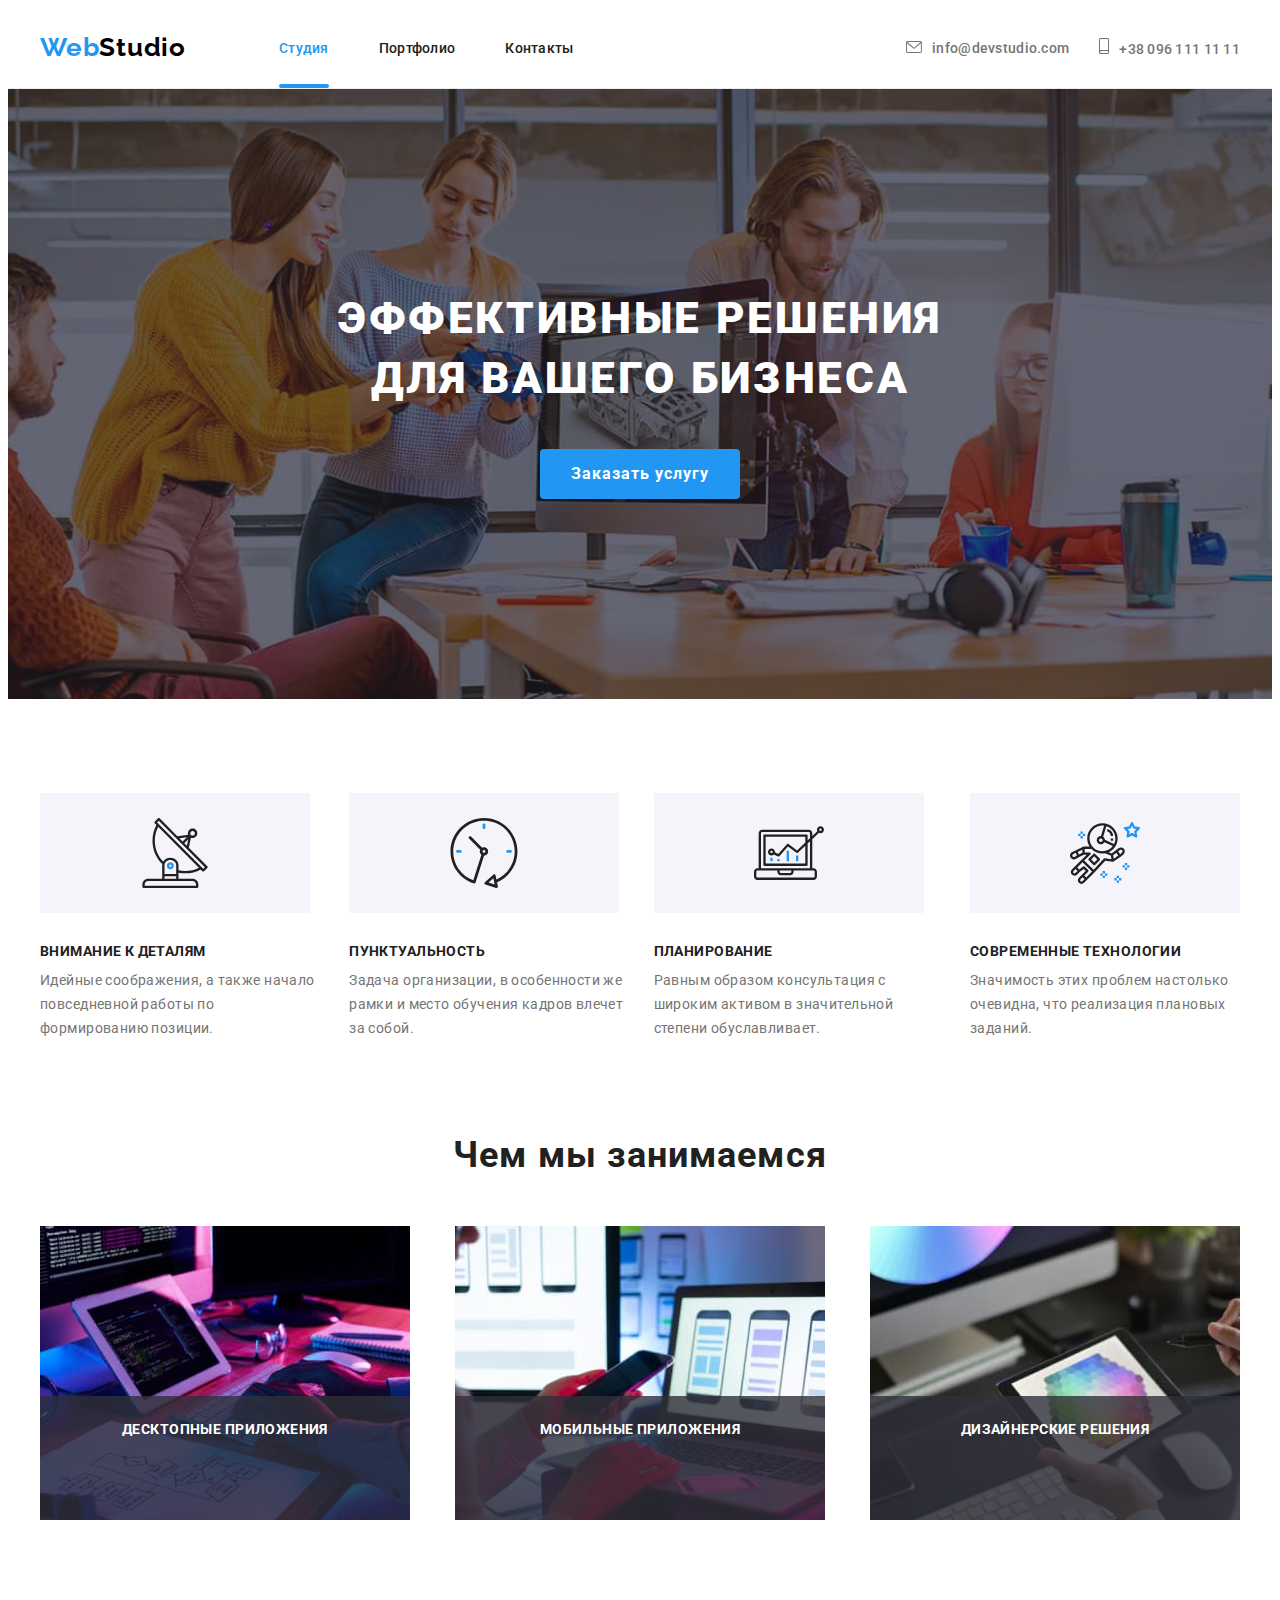
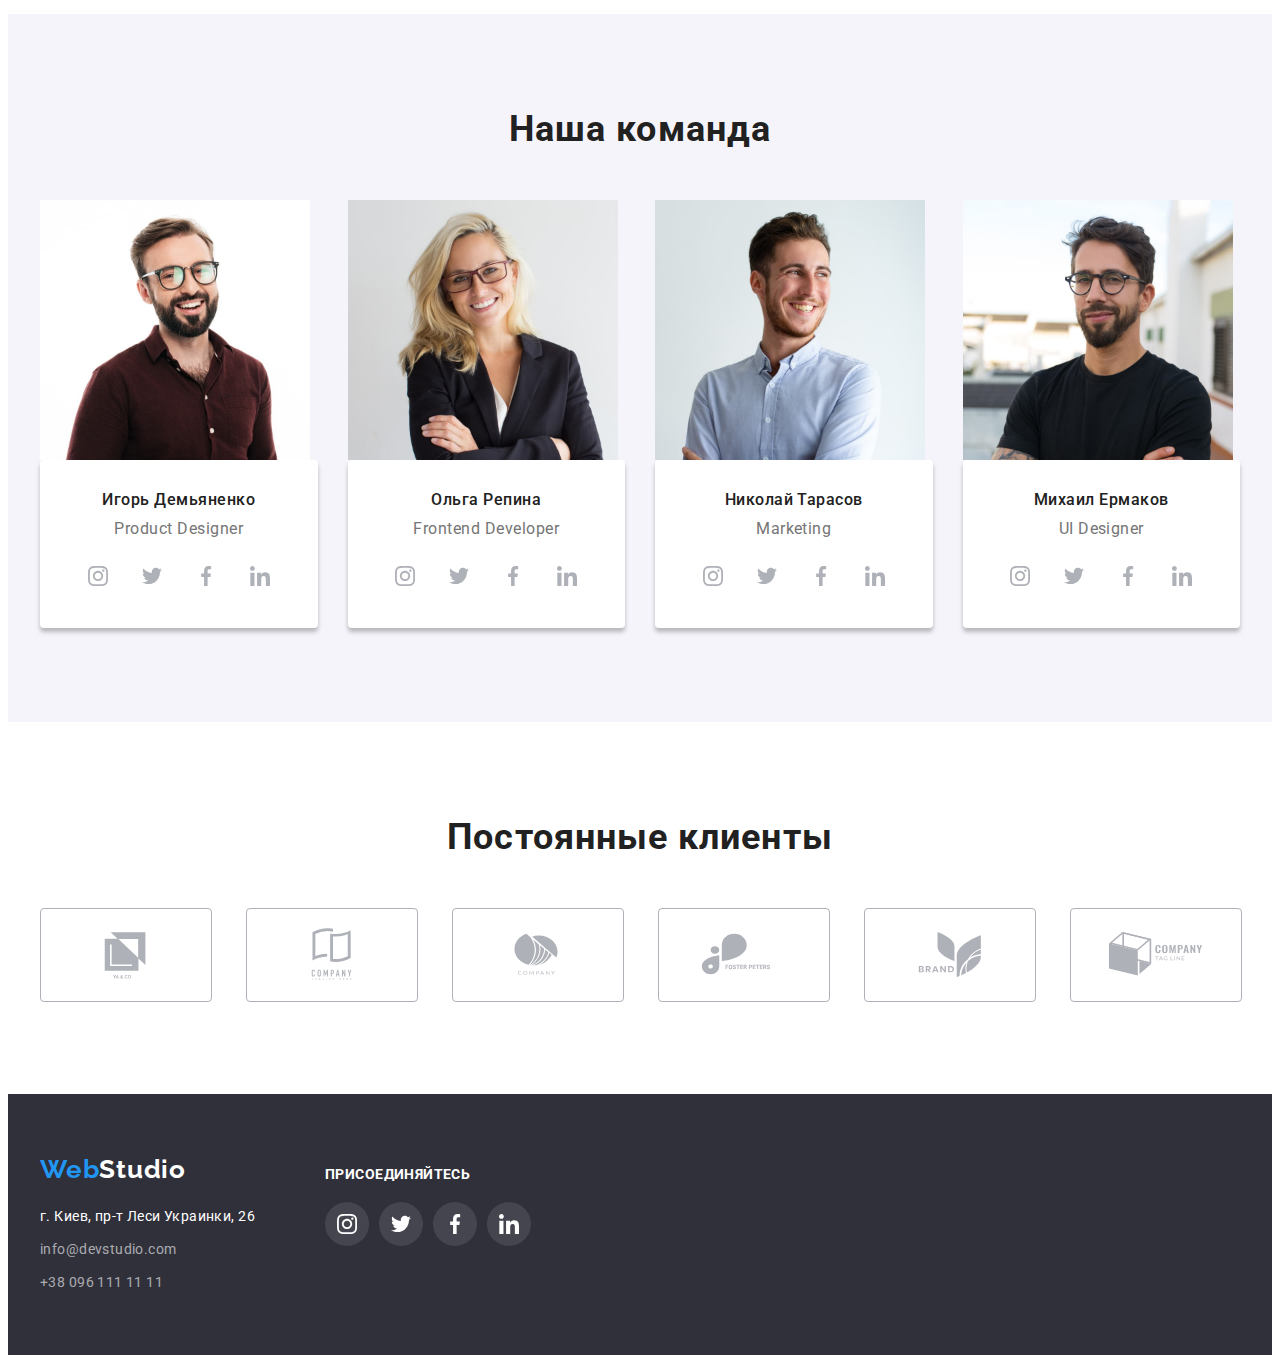
<file: index.html>
<!DOCTYPE html>
<html lang="ru">
<head>
    <meta charset="UTF-8">
    <meta http-equiv="X-UA-Compatible" content="IE=edge">
    <meta name="viewport" content="width=device-width, initial-scale=1.0">
    <title>Студія</title>
    <link href="https://fonts.googleapis.com/css2?family=Raleway:wght@700&family=Roboto:wght@400;500;700;900&display=swap"
        rel="stylesheet">
    <link rel="stylesheet" href="https://cdnjs.cloudflare.com/ajax/libs/modern-normalize/1.1.0/modern-normalize.min.css" integrity="sha512-wpPYUAdjBVSE4KJnH1VR1HeZfpl1ub8YT/NKx4PuQ5NmX2tKuGu6U/JRp5y+Y8XG2tV+wKQpNHVUX03MfMFn9Q==" crossorigin="anonymous" referrerpolicy="no-referrer" />
    <link rel="stylesheet" href="./css/styles.css">
</head>
<body>
    <!--Навігація-->
    <header class="header">
        <div class="container">
        <nav class="nav">
            <a href="./index.html" class="logo">Web<span class="logo-main">Studio</span></a>
            <ul class="nav-list">
                <li class="nav-item"><a href="./index.html" class="nav-link curent">Студия</a></li>
                <li class="nav-item"><a href="./portfolio.html" class="nav-link">Портфолио</a></li>
                <li class="nav-item"><a href="" class="nav-link">Контакты</a></li>
            </ul>
        </nav>
        <ul class="contacts-list">
            <li class="contacts-item mail-item">
                <a href="mailto:info@devstudio.com" class="contacts-link">
                    <svg class="contacts-icon" width="16" height="12">
                <use href="./img/icons.svg#envelope"></use>
            </svg>info@devstudio.com</a></li>
            <li class="contacts-item tel-item"><a href="tel:+380961111111" class="contacts-link"><svg class="contacts-icon" width="10" height="16">
                <use href="./img/icons.svg#smartphone"></use>
            </svg>+38 096 111 11 11</a></li>
        </ul>
        </div>
    </header>
    <main>
        
        <!--Секція Герой-->
        <section class="hero">
            <div class="container">
            <h1 class="hero-title">Эффективные решения <br />для вашего бизнеса</h1>
            <button type="button" class="hero-btn" data-modal-open>Заказать услугу</button>
            </div>
        </section>
       
        <!--Секція Переваги-->
        <section class="benefits">
            <div class="container">
            <h2 class="visually-hidden">Преимущества</h2>
            <ul class="benefits-list">
                <li class="benefits-item">
                    <a href="" class="benefits-link">
                        <svg class="benefits-icon" width="70" height="70">
                        <use href="./img/icons.svg#antenna"></use>
                    </svg></a>
                    <h3 class="benefit-title">Внимание к деталям</h3>
                    <p class="benefit-text">Идейные соображения, а также начало повседневной работы по формированию позиции.</p>
                </li>
                <li class="benefits-item">
                    <a href="" class="benefits-link">
                        <svg class="benefits-icon" width="70" height="70">
                        <use href="./img/icons.svg#clock"></use>
                    </svg></a>
                    <h3 class="benefit-title">Пунктуальность</h3>
                    <p class="benefit-text">Задача организации, в особенности же рамки и место обучения кадров влечет за собой.</p>
                </li>
                <li class="benefits-item">
                    <a href="" class="benefits-link">
                        <svg class="benefits-icon" width="70" height="70">
                        <use href="./img/icons.svg#diagram"></use>
                    </svg></a>
                    <h3 class="benefit-title">Планирование</h3>
                    <p class="benefit-text">Равным образом консультация с широким активом в значительной степени обуславливает.</p>
                </li>
                <li class="benefits-item">
                    <a href="" class="benefits-link">
                        <svg class="benefits-icon" width="70" height="70">
                        <use href="./img/icons.svg#astronaut"></use>
                    </svg></a>
                    <h3 class="benefit-title">Современные технологии</h3>
                    <p class="benefit-text">Значимость этих проблем настолько очевидна, что реализация плановых заданий.</p>
                </li>
            </ul>
            </div>
        </section>
        
        <!--Секція Про нас-->
        <section class="about">
            <div class="container">
            <h2 class="about-title">Чем мы занимаемся</h2>
            <ul class="about-list">
                <li class="about-item"><img src="./img/img-s3-p1.jpg" alt="Верстка сайта" width="370">
                <h3 class="about-text">
                    Десктопные приложения
                </h3></li>
                <li class="about-item"><img src="./img/img-s3-p2.jpg" alt="Интерфейс на мобильном телефоне" width="370">
                <h3 class="about-text">
                    Мобильные приложения
                </h3></li>
                <li class="about-item"><img src="./img/img-s3-p3.jpg" alt="Работа на планшете" width="370">
                <h3 class="about-text">
                    Дизайнерские решения
                </h3></li>
            </ul>
            </div>
        </section>
        
        <!--Секція Команда-->
        <section class="team">
            <div class="container">
            <h2 class="team-title">Наша команда</h2>
            <ul class="team-cards">
                <li class="team-card">
                    <img src="./img/img-s4-p1-team.jpg" alt="Мужчина" width="270">
                    <div class="card-wrap">
                    <h3 class="card-title">Игорь Демьяненко</h3>
                    <p class="card-text">Product Designer</p>
                    <ul class="card-soc-list">
                        <li class="card-soc-item">
                            <a href="" class="card-soc-link">
                                <svg class="card-soc-icon" width="20" height="20">
                                    <use href="./img/icons.svg#instagram"></use>
                                </svg>
                            </a></li>
                        <li class="card-soc-item">
                            <a href="" class="card-soc-link">
                                <svg class="card-soc-icon" width="20" height="20">
                                <use href="./img/icons.svg#twitter"></use>
                            </svg></a></li>
                        <li class="card-soc-item">
                            <a href="" class="card-soc-link">
                                <svg class="card-soc-icon" width="20" height="20">
                                <use href="./img/icons.svg#facebook"></use>
                            </svg></a></li>
                        <li class="card-soc-item">
                            <a href="" class="card-soc-link"><svg class="card-soc-icon" width="20" height="20">
                                <use href="./img/icons.svg#linkedin"></use>
                            </svg></a></li>
                    </ul>
                    </div>                   
                </li>
                <li class="team-card">
                    <img src="./img/img-s4-p2-team.jpg" alt="Девушка" width="270">
                    <div class="card-wrap">
                    <h3 class="card-title">Ольга Репина</h3>
                    <p class="card-text">Frontend Developer</p>
                    <ul class="card-soc-list">
                        <li class="card-soc-item">
                            <a href="" class="card-soc-link">
                                <svg class="card-soc-icon" width="20" height="20">
                                    <use href="./img/icons.svg#instagram"></use>
                                </svg>
                            </a></li>
                        <li class="card-soc-item">
                            <a href="" class="card-soc-link">
                                <svg class="card-soc-icon" width="20" height="20">
                                <use href="./img/icons.svg#twitter"></use>
                            </svg></a></li>
                        <li class="card-soc-item">
                            <a href="" class="card-soc-link">
                                <svg class="card-soc-icon" width="20" height="20">
                                <use href="./img/icons.svg#facebook"></use>
                            </svg></a></li>
                        <li class="card-soc-item">
                            <a href="" class="card-soc-link"><svg class="card-soc-icon" width="20" height="20">
                                <use href="./img/icons.svg#linkedin"></use>
                            </svg></a></li>
                    </ul>                    
                    </div>
                </li>
                <li class="team-card">
                    <img src="./img/img-s4-p3-team.jpg" alt="Мужчина" width="270">
                    <div class="card-wrap">
                    <h3 class="card-title">Николай Тарасов</h3>
                    <p class="card-text">Marketing</p>
                    <ul class="card-soc-list">
                        <li class="card-soc-item">
                            <a href="" class="card-soc-link">
                                <svg class="card-soc-icon" width="20" height="20">
                                    <use href="./img/icons.svg#instagram"></use>
                                </svg>
                            </a></li>
                        <li class="card-soc-item">
                            <a href="" class="card-soc-link">
                                <svg class="card-soc-icon" width="20" height="20">
                                <use href="./img/icons.svg#twitter"></use>
                            </svg></a></li>
                        <li class="card-soc-item">
                            <a href="" class="card-soc-link">
                                <svg class="card-soc-icon" width="20" height="20">
                                <use href="./img/icons.svg#facebook"></use>
                            </svg></a></li>
                        <li class="card-soc-item">
                            <a href="" class="card-soc-link"><svg class="card-soc-icon" width="20" height="20">
                                <use href="./img/icons.svg#linkedin"></use>
                            </svg></a></li>
                    </ul>                    
                    </div>
                </li>
                <li class="team-card">
                    <img src="./img/img-s4-p4-team.jpg" alt="Мужчина" width="270">
                    <div class="card-wrap">
                    <h3 class="card-title">Михаил Ермаков</h3>
                    <p class="card-text">UI Designer</p>
                    <ul class="card-soc-list">
                        <li class="card-soc-item">
                            <a href="" class="card-soc-link">
                                <svg class="card-soc-icon" width="20" height="20">
                                    <use href="./img/icons.svg#instagram"></use>
                                </svg>
                            </a></li>
                        <li class="card-soc-item">
                            <a href="" class="card-soc-link">
                                <svg class="card-soc-icon" width="20" height="20">
                                <use href="./img/icons.svg#twitter"></use>
                            </svg></a></li>
                        <li class="card-soc-item">
                            <a href="" class="card-soc-link">
                                <svg class="card-soc-icon" width="20" height="20">
                                <use href="./img/icons.svg#facebook"></use>
                            </svg></a></li>
                        <li class="card-soc-item">
                            <a href="" class="card-soc-link"><svg class="card-soc-icon" width="20" height="20">
                                <use href="./img/icons.svg#linkedin"></use>
                            </svg></a></li>
                    </ul>                    
                    </div>
                </li>
            </ul>
            </div>
        </section>
        
        <!--Постійні клієнти-->

        <section class="customers">
            <div class="container">
            <h2 class="customers-title">Постоянные клиенты</h2>
            <ul class="customers-list">
                <li class="customers-item">
                    <a href="" class="customers-link">
                        <svg class="customers-icon" width="106" height="60">
                            <use href="./img/icons.svg#logo1"></use>
                        </svg>
                    </a>
                </li>
                <li class="customers-item">
                    <a href="" class="customers-link">
                        <svg class="customers-icon" width="106" height="60">
                            <use href="./img/icons.svg#logo2"></use>
                        </svg>
                    </a>
                </li>
                <li class="customers-item">
                    <a href="" class="customers-link">
                        <svg class="customers-icon" width="106" height="60">
                            <use href="./img/icons.svg#logo3"></use>
                        </svg>
                    </a>
                </li>
                <li class="customers-item">
                    <a href="" class="customers-link">
                        <svg class="customers-icon" width="106" height="60">
                            <use href="./img/icons.svg#logo4"></use>
                        </svg>
                    </a>
                </li>
                <li class="customers-item">
                    <a href="" class="customers-link">
                        <svg class="customers-icon" width="106" height="60">
                            <use href="./img/icons.svg#logo5"></use>
                        </svg>
                    </a>
                </li>
                <li class="customers-item">
                    <a href="" class="customers-link">
                        <svg class="customers-icon" width="106" height="60">
                            <use href="./img/icons.svg#logo6"></use>
                        </svg>
                    </a>
                </li>
            </ul></div>
        </section>

    </main>
    
    <!--Футер-->
    <footer class="footer">
        <div class="container">
        <section class="footer-address">
            <h2 class="visually-hidden">Адрес</h2>
        <a href="./index.html" class="logo">Web<span class="logo-second">Studio</span></a>
        <address class="footer-address">
            <ul class="address-list">
                <li class="address-item postal"><a href="https://goo.gl/maps/8ZpBzjyv7Pv73uMt7" class="footer-link postal">г. Киев, пр-т Леси Украинки, 26</a></li>
                <li class="address-item"><a href="mailto:info@devstudio.com" class="footer-link">info@devstudio.com</a></li>
                <li class="address-item"><a href="tel:+380961111111" class="footer-link">+38 096 111 11 11</a></li>
            </ul>
        </address>    
        </section>        
        <section class="join">
            <h2 class="join-title">Присоединяйтесь</h2>
            <ul class="join-list">
                <li class="join-item">
                    <a href="" class="join-link">
                        <svg class="join-icon" width="20" height="20">
                            <use href="./img/icons.svg#instagram"></use>
                        </svg>
                    </a></li>
                <li class="join-item">
                    <a href="" class="join-link">
                        <svg class="join-icon" width="20" height="20">
                        <use href="./img/icons.svg#twitter"></use>
                    </svg></a></li>
                <li class="join-item">
                    <a href="" class="join-link">
                        <svg class="join-icon" width="20" height="20">
                        <use href="./img/icons.svg#facebook"></use>
                    </svg></a></li>
                <li class="join-item">
                    <a href="" class="join-link"><svg class="join-icon" width="20" height="20">
                        <use href="./img/icons.svg#linkedin"></use>
                    </svg></a></li>
            </ul>
        </section>
        </div>
    </footer>
    <div class="backdrop is-hidden" data-modal>
        <div class="modal">
            <button type="button" class="modal-close-btn" data-modal-close>
                <svg width="18" height="18">
                    <use href="./img/icons.svg#close-black-18dp"></use>
                </svg>
            </button>
        </div>
    </div>
    <script src="./js/modal.js"></script>
</body>
</html>
</file>
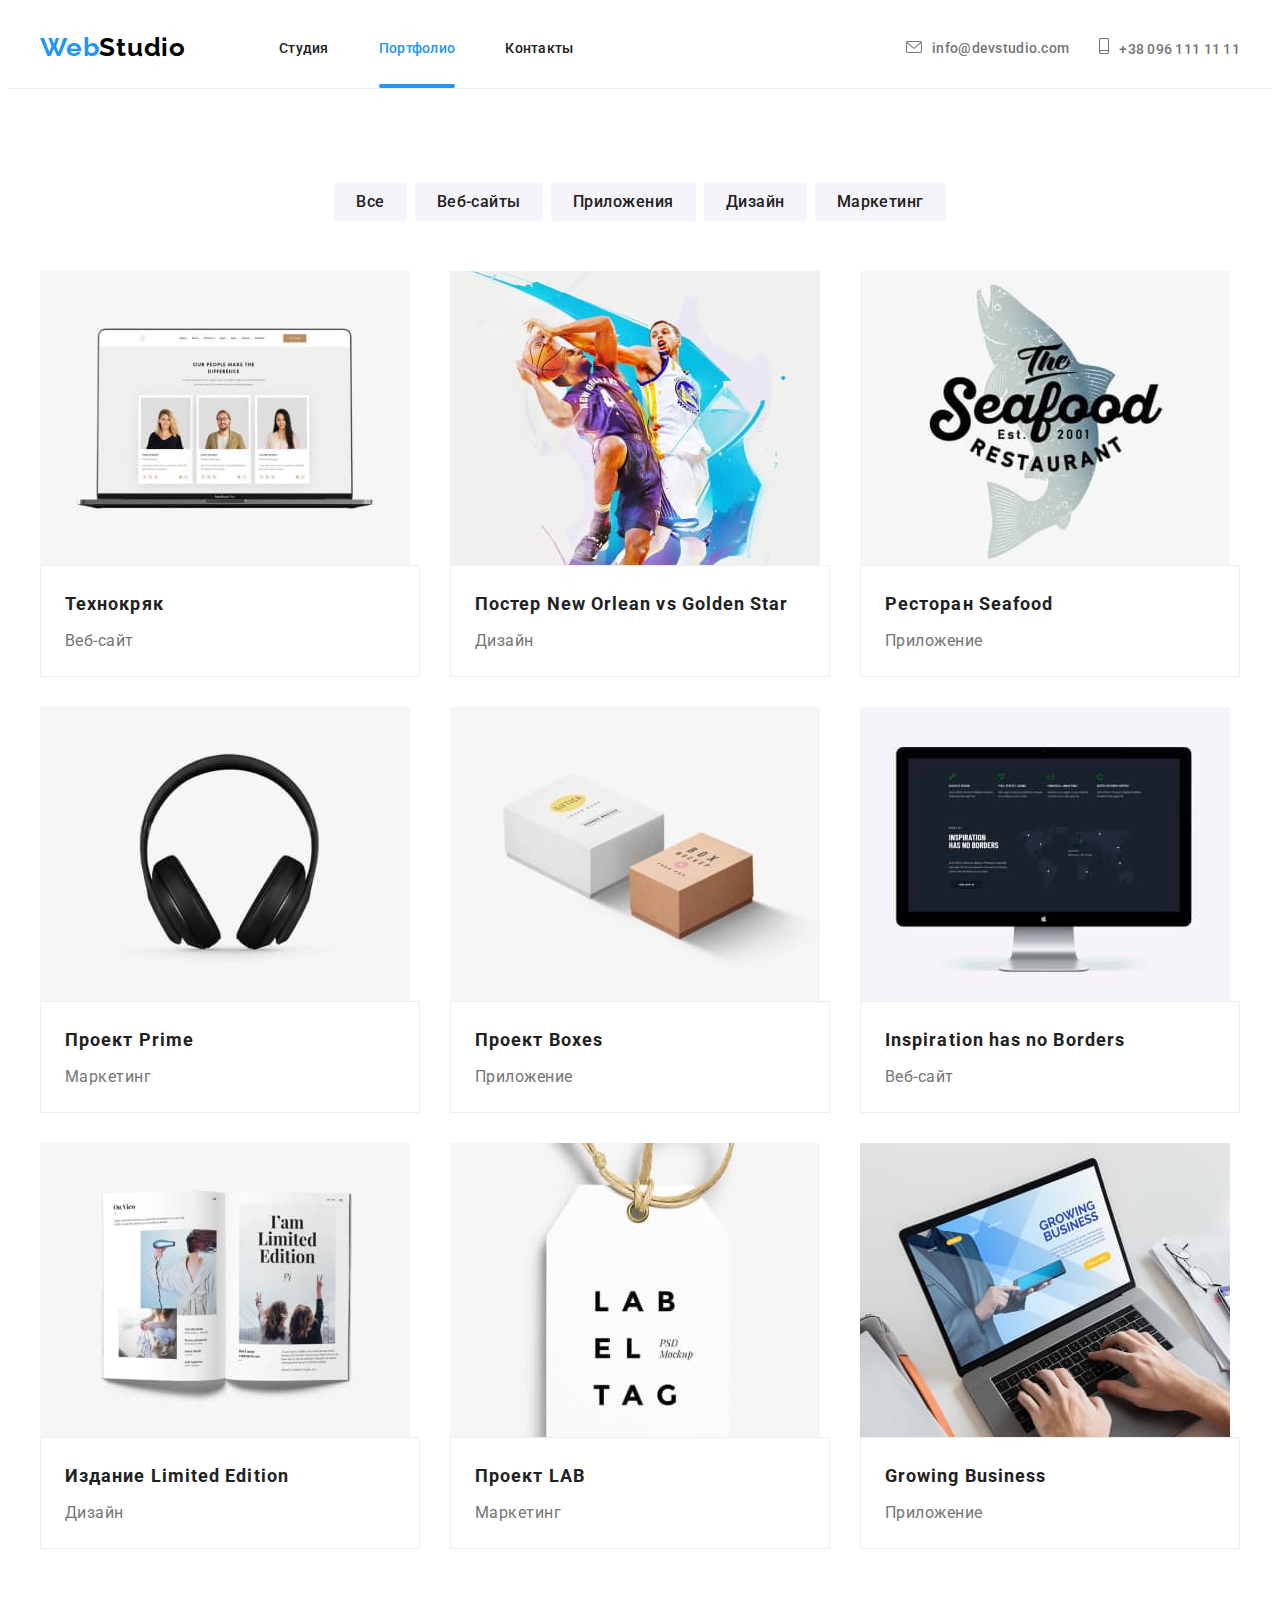
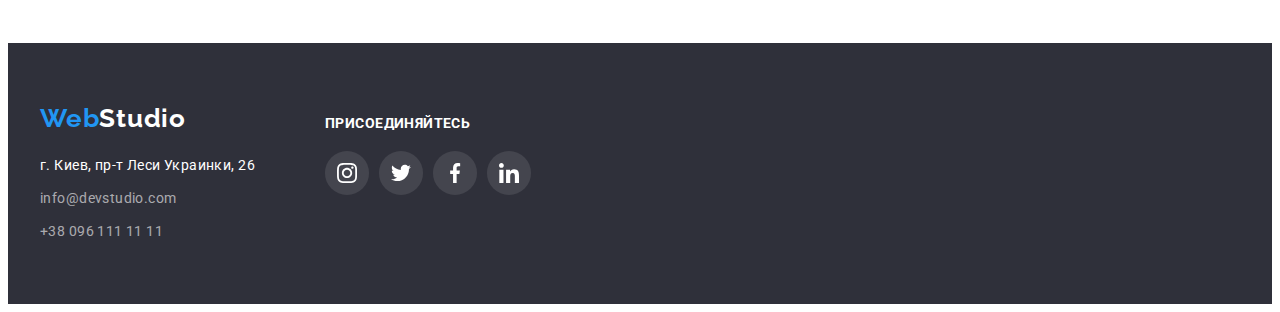
<file: portfolio.html>
<!DOCTYPE html>
<html lang="en">

<head>
    <meta charset="UTF-8">
    <meta http-equiv="X-UA-Compatible" content="IE=edge">
    <meta name="viewport" content="width=device-width, initial-scale=1.0">
    <title>Портфоліо</title>
    <link href="https://fonts.googleapis.com/css2?family=Raleway:wght@700&family=Roboto:wght@400;500;700;900&display=swap"
        rel="stylesheet">
    <link rel="stylesheet" href="https://cdnjs.cloudflare.com/ajax/libs/modern-normalize/1.1.0/modern-normalize.min.css" integrity="sha512-wpPYUAdjBVSE4KJnH1VR1HeZfpl1ub8YT/NKx4PuQ5NmX2tKuGu6U/JRp5y+Y8XG2tV+wKQpNHVUX03MfMFn9Q==" crossorigin="anonymous" referrerpolicy="no-referrer" />
    <link rel="stylesheet" href="./css/styles.css">
</head>

<body>
    <!--Навігація-->
    <header class="header">
        <div class="container">
        <nav class="nav">
            <a href="./index.html" class="logo">Web<span class="logo-main">Studio</span></a>
            <ul class="nav-list">
                <li class="nav-item"><a href="./index.html" class="nav-link">Студия</a></li>
                <li class="nav-item"><a href="./portfolio.html" class="nav-link curent">Портфолио</a></li>
                <li class="nav-item"><a href="" class="nav-link">Контакты</a></li>
            </ul>
        </nav>
        <ul class="contacts-list">
            <li class="contacts-item mail-item">
                <a href="mailto:info@devstudio.com" class="contacts-link">
                    <svg class="contacts-icon" width="16" height="12">
                <use href="./img/icons.svg#envelope"></use>
            </svg>info@devstudio.com</a></li>
            <li class="contacts-item tel-item"><a href="tel:+380961111111" class="contacts-link"><svg class="contacts-icon" width="10" height="16">
                <use href="./img/icons.svg#smartphone"></use>
            </svg>+38 096 111 11 11</a></li>
        </ul>
    </div>
    </header>
    <main>
            <!-- Проекти портфоліо -->
        <section class="portfolio">
            <div class="container">
            <h1 class="visually-hidden">Портфоліо</h1>
            <ul class="portfolio-filter">
                <li class="filter-item"><button type="button" class="filter-btn">Все</button></li>
                <li class="filter-item"><button type="button" class="filter-btn">Веб-сайты</button></li>
                <li class="filter-item"><button type="button" class="filter-btn">Приложения</button></li>
                <li class="filter-item"><button type="button" class="filter-btn">Дизайн</button></li>                
                <li class="filter-item"><button type="button" class="filter-btn">Маркетинг</button></li>                
            </ul>
            <ul class="portfolio-projects">
                <li class="projects-item">
                    <a href="" class="project-link">
                        <div class="projects-top-wrap">
                        <img src="./img/portfolio-img-1.jpg" alt="Экран ноутбука" width="370">
                        <p class="projects-top-text">
                            Ресурс предлагает комплексные предложения с разным уровнем функционала и сервисов. Все это позволит посетителю получить исчерпывающие сведения о компании или частном лице.
                        </p>
                        </div>
                        <div class="projects-item-wrap">
                        <h2 class="project-title">Технокряк</h2>
                        <p class="project-text">Веб-сайт</p>
                        </div>
                    </a>
                </li>
                <li class="projects-item">
                    <a href="" class="project-link">
                        <div class="projects-top-wrap">
                        <img src="./img/portfolio-img-2.jpg" alt="Баскетболисты" width="370">
                        <p class="projects-top-text">
                            Ресурс предлагает комплексные предложения с разным уровнем функционала и сервисов. Все это позволит посетителю получить исчерпывающие сведения о компании или частном лице.
                        </p></div>
                        <div class="projects-item-wrap">
                        <h2 class="project-title">Постер New Orlean vs Golden Star</h2>
                        <p class="project-text">Дизайн</p>
                        </div>
                    </a>
                </li>
                <li class="projects-item">
                    <a href="" class="project-link">
                        <div class="projects-top-wrap">
                        <img src="./img/portfolio-img-3.jpg" alt="Логотип ресторана" width="370">
                        <p class="projects-top-text">
                            Ресурс предлагает комплексные предложения с разным уровнем функционала и сервисов. Все это позволит посетителю получить исчерпывающие сведения о компании или частном лице.
                        </p></div>
                        <div class="projects-item-wrap">
                        <h2 class="project-title">Ресторан Seafood</h2>
                        <p class="project-text">Приложение</p>
                        </div>
                    </a>
                </li>
                <li class="projects-item">
                    <a href="" class="project-link">
                        <div class="projects-top-wrap">
                        <img src="./img/portfolio-img-4.jpg" alt="Наушники" width="370">
                        <p class="projects-top-text">
                            Ресурс предлагает комплексные предложения с разным уровнем функционала и сервисов. Все это позволит посетителю получить исчерпывающие сведения о компании или частном лице.
                        </p></div>
                        <div class="projects-item-wrap">
                        <h2 class="project-title">Проект Prime</h2>
                        <p class="project-text">Маркетинг</p>
                        </div>
                    </a>
                </li>
                <li class="projects-item">
                    <a href="" class="project-link">
                        <div class="projects-top-wrap">
                        <img src="./img/portfolio-img-5.jpg" alt="Коробки" width="370">
                        <p class="projects-top-text">
                            Ресурс предлагает комплексные предложения с разным уровнем функционала и сервисов. Все это позволит посетителю получить исчерпывающие сведения о компании или частном лице.
                        </p></div>
                        <div class="projects-item-wrap">
                        <h2 class="project-title">Проект Boxes</h2>
                        <p class="project-text">Приложение</p>
                        </div>
                    </a>
                </li>
                <li class="projects-item">
                    <a href="" class="project-link">
                        <div class="projects-top-wrap">
                        <img src="./img/portfolio-img-6.jpg" alt="Монитор" width="370">
                        <p class="projects-top-text">
                            Ресурс предлагает комплексные предложения с разным уровнем функционала и сервисов. Все это позволит посетителю получить исчерпывающие сведения о компании или частном лице.
                        </p></div>
                        <div class="projects-item-wrap">
                        <h2 class="project-title">Inspiration has no Borders</h2>
                        <p class="project-text">Веб-сайт</p>
                        </div>
                    </a>
                </li>
                <li class="projects-item">
                    <a href="" class="project-link">
                        <div class="projects-top-wrap">
                        <img src="./img/portfolio-img-7.jpg" alt="Книга" width="370">
                        <p class="projects-top-text">
                            Ресурс предлагает комплексные предложения с разным уровнем функционала и сервисов. Все это позволит посетителю получить исчерпывающие сведения о компании или частном лице.
                        </p></div>
                        <div class="projects-item-wrap">
                        <h2 class="project-title">Издание Limited Edition</h2>
                        <p class="project-text">Дизайн</p>
                        </div>
                    </a>
                </li>
                <li class="projects-item">
                    <a href="" class="project-link">
                        <div class="projects-top-wrap">
                        <img src="./img/portfolio-img-8.jpg" alt="Бирка" width="370">
                        <p class="projects-top-text">
                            Ресурс предлагает комплексные предложения с разным уровнем функционала и сервисов. Все это позволит посетителю получить исчерпывающие сведения о компании или частном лице.
                        </p></div>
                        <div class="projects-item-wrap">
                        <h2 class="project-title">Проект LAB</h2>
                        <p class="project-text">Маркетинг</p>
                        </div>
                    </a>
                </li>
                <li class="projects-item">
                    <a href="" class="project-link">
                        <div class="projects-top-wrap">
                        <img src="./img/portfolio-img-9.jpg" alt="Работа за ноубуком" width="370">
                        <p class="projects-top-text">
                            Ресурс предлагает комплексные предложения с разным уровнем функционала и сервисов. Все это позволит посетителю получить исчерпывающие сведения о компании или частном лице.
                        </p></div>
                        <div class="projects-item-wrap">
                        <h2 class="project-title">Growing Business</h2>
                        <p class="project-text">Приложение</p>
                        </div>
                    </a>
                </li>
            </ul>
        </div>  
        </section>
        </main>   
        
    <!--Футер-->
    <footer class="footer">
        <div class="container">
        <section class="footer-address">
            <h2 class="visually-hidden">Адрес</h2>
        <a href="./index.html" class="logo">Web<span class="logo-second">Studio</span></a>
        <address class="footer-address">
            <ul class="address-list">
                <li class="address-item postal"><a href="https://goo.gl/maps/8ZpBzjyv7Pv73uMt7" class="footer-link postal">г. Киев, пр-т Леси Украинки, 26</a></li>
                <li class="address-item"><a href="mailto:info@devstudio.com" class="footer-link">info@devstudio.com</a></li>
                <li class="address-item"><a href="tel:+380961111111" class="footer-link">+38 096 111 11 11</a></li>
            </ul>
        </address>    
        </section>        
        <section class="join">
            <h2 class="join-title">присоединяйтесь</h2>
            <ul class="join-list">
                <li class="join-item">
                    <a href="" class="join-link">
                        <svg class="join-icon" width="20" height="20">
                            <use href="./img/icons.svg#instagram"></use>
                        </svg>
                    </a></li>
                <li class="join-item">
                    <a href="" class="join-link">
                        <svg class="join-icon" width="20" height="20">
                        <use href="./img/icons.svg#twitter"></use>
                    </svg></a></li>
                <li class="join-item">
                    <a href="" class="join-link">
                        <svg class="join-icon" width="20" height="20">
                        <use href="./img/icons.svg#facebook"></use>
                    </svg></a></li>
                <li class="join-item">
                    <a href="" class="join-link"><svg class="join-icon" width="20" height="20">
                        <use href="./img/icons.svg#linkedin"></use>
                    </svg></a></li>
            </ul>
        </section>
        </div>
    </footer>
</body>
</html>
</file>
<file: css/styles.css>
:root {
    --title-color: #212121;    
    --accent-color: #2196F3;
    --button-bg-color: #F5F4FA;   
    --main-button-color:#212121;
    --second-button-color:#ffffff;
    --typical-margin: 10px;
}
p,
h1,
h2,
h3,
h4,
h5,
h6 {
  margin: 0;
}

ul {
  margin: 0;
  padding-left: 0;
}

img {
  display: block;
}
body {
    font-family: Roboto, sans-serif;
    color: #757575;
    background-color: #fff;
}
.container {
    width: 1200px;
    margin: 0 auto;
    padding-left: 15px;
    padding-right: 15px;
    /* outline: 1px solid red; */
  }
.visually-hidden {
    position: absolute;
    white-space: nowrap;
    width: 1px;
    height: 1px;
    overflow: hidden;
    border: 0;
    padding: 0;
    clip: rect(0 0 0 0);
    clip-path: inset(50%);
    margin: -1px;
}

/* ---------НАВІГАЦІЯ-------- */
.header {
    background-color: #ffffff;
    padding-top: 24px;
    padding-bottom: 25px;
    border-bottom: 1px solid #ECECEC;
}

.header .container {
  display: flex;
  align-items: center;  
}

.logo {
    font-family: 'Raleway', sans-serif;
    text-decoration: none;
    font-weight: 700;
    font-size: 26px;
    line-height: calc(31 / 26);
    letter-spacing: 0.03em;
    color: #2196F3;
    margin-right: 93px;
}
.logo-main {
    color: #000;
}
.logo-second {
    color: #FFFFFF;
}
.nav {
    display: flex;align-items: center;
}
.nav-list {
    list-style: none;
    display: flex;
    align-items: center;
}
.nav-item:not(:last-child) {
    margin-right: 50px;
  }
.nav-link {
    position: relative;
    text-decoration: none;    
    font-weight: 500;
    font-size: 14px;
    line-height: calc(16 / 14);
    letter-spacing: 0.02em;
    color: #212121;
    transition-duration: 250ms;
    transition-timing-function: cubic-bezier(0.4, 0, 0.2, 1);
}
.nav-link:hover,
.nav-link:focus {
    color: var(--accent-color);
}
.nav-link.curent {
    color: var(--accent-color);
}

.nav-link.curent::after {
    content: "";
    position: absolute;
    width: 100%;
    height: 4px;
    background-color: var(--accent-color);
    border-radius: 2px;
    left: 0;
    bottom: -32px;
}

.contacts-list {
    list-style: none;
    display: flex;
    align-items: center;
    margin-left: auto;
}
.tel-item {
    margin-left: 30px;
}   
.contacts-link {
    text-decoration: none;
    font-weight: 500;
    font-size: 14px;
    line-height: calc(16 / 14);
    letter-spacing: 0.02em;
    color: #757575;
    display: flex;
    align-items: baseline;
    justify-content: center;
    transition-duration: 250ms;
    transition-timing-function: cubic-bezier(0.4, 0, 0.2, 1);
}
.contacts-icon {
    margin-right: var(--typical-margin);
    fill: currentColor;
    
}

.contacts-link:hover,
.contacts-link:focus {
    color: var(--accent-color);
}

 /* ----------ГЕРОЙ-------- */

.hero {
    text-align: center;
    background-color: #2F303A;
    background-image: linear-gradient(
        rgba(47, 48, 58, 0.4),
        rgba(47, 48, 58, 0.4)), 
        url(../img/hero-bg.jpg);
    background-repeat: no-repeat;
    background-position: center;
    background-size: cover;
    max-width: 1600px;
    margin: 0 auto;
    padding-top: 200px;
    padding-bottom: 200px;
}

.hero-title {    
    font-weight: 900;
    font-size: 44px;
    line-height: 1.36;
    letter-spacing: 0.06em;
    text-transform: uppercase;
    color: #FFFFFF;
    margin-bottom: 40px;
}

.hero-btn {   
    min-width: 200px;
    height: 50px;
    border: none;
    border-radius: 4px;
    font-family: inherit;
    font-weight: 700;
    font-size: 16px;
    line-height: 1.88;    
    letter-spacing: 0.06em;
    color: #FFFFFF;
    background-color: #2196F3;
    cursor: pointer;
    transition-duration: 250ms;
    transition-timing-function: cubic-bezier(0.4, 0, 0.2, 1);
    }
.hero-btn:hover,
.hero-btn:focus {
    background-color: #FFFFFF;
    color: #2196F3;
}

/* ---------ПЕРЕВАГИ-------- */
.benefits {
    padding-top: 94px;        
}

.benefits-list {
    display: flex;
    justify-content: space-between;
    list-style: none;
}
.benefits-item:not(:last-child) {
    margin-right: 30px;
}

.benefits-link {
    width: 270px;
    height: 120px;
    display: flex;
    align-items: center;
    justify-content: center;
    background-color: #F5F4FA;
    margin-bottom: 30px;
    cursor:auto;
}

.benefit-title {    
    font-size: 14px;
    line-height: calc(16 / 14);
    letter-spacing: 0.03em;
    text-transform: uppercase;
    color: var(--title-color);
    margin-bottom: var(--typical-margin);
}
.benefit-text {    
    font-size: 14px;
    line-height: 1.71;
    letter-spacing: 0.03em;
    color: #757575;
}

/* ---------ПРО НАС-------- */
.about {
    padding-top: 94px;
    padding-bottom: 94px;   
}

.about-title {
    font-size: 36px;
    line-height: calc(42 / 36);
    text-align: center;
    letter-spacing: 0.03em;
    color: var(--title-color);
    margin-bottom: 50px;
}
.about-list {    
    display: flex;
    justify-content: space-between;
    list-style: none;   
}
.about-item {
    position: relative;}

.about-text {
    position: absolute;
    width: 100%;
    height: 70px;
    bottom: 0;
    left: 50%; 
    transform: translate(-50%);
    padding-top: 27px;
    padding-bottom: 27px;
    font-size: 14px;
    line-height: calc(14 / 16);
    text-align: center;
    letter-spacing: 0.03em;
    text-transform: uppercase;
    color: #FFFFFF;
    background-color: rgba(47, 48, 58, 0.8);
}

/* ---------КОМАНДА-------- */
.team {
    background-color: #F5F4FA;
    padding-top: 94px;
    padding-bottom: 94px;
}
.team-title {
    font-size: 36px;
    line-height: calc(42 / 36);
    text-align: center;
    letter-spacing: 0.03em;
    color: var(--title-color);
    margin-bottom: 50px;
}
.team-cards {
    display: flex;
    margin-left: -30px;
}
.team-card {
    flex-basis: calc(100% / 4 - 30px);
    margin-left: 30px;
    list-style: none;
}
.card-wrap {
    background-color: #FFFFFF;
    padding-top: 30px;
    padding-bottom: 30px;
    border-radius: 4px;
    box-shadow: 0 4px 4px 0px rgba(0, 0, 0, 0.25);
}
.card-title {
    font-weight: 500;
    font-size: 16px;
    line-height: calc(19 / 16);
    text-align: center;
    letter-spacing: 0.03em;
    color: var(--title-color);    
    margin-bottom: var(--typical-margin);
}
.card-text {
    font-size: 16px;
    line-height: calc(19 / 16);
    text-align: center;
    letter-spacing: 0.03em;
    color: #757575;
    margin-bottom: 16px;
}
.card-soc-list {
    list-style: none;
    display: flex;
    justify-content: center;
}
.card-soc-item {
    width: 44px;
    height: 44px;
    margin-right: var(--typical-margin);
}
.card-soc-item:last-child {margin-right: 0;}


.card-soc-link {
    text-decoration: none;
    width: 100%;
    height: 100%;
    background-color: #FFFFFF;
    border-radius: 50%;
    display: flex;
    align-items: center;
    justify-content: center;
    transition-duration: 250ms;
    transition-timing-function: cubic-bezier(0.4, 0, 0.2, 1);
}
.card-soc-icon {
    fill: #AFB1B8;
}

.card-soc-link:hover,
.card-soc-link:focus {
    background-color: #2196F3;
}

.card-soc-link:hover .card-soc-icon,
.card-soc-link:focus .card-soc-icon {
    fill: #FFFFFF;
}

/* -------------Постійні Клієнти------------ */
.customers {
    background-color: #FFFFFF;
    padding-top: 94px;
    padding-bottom: 94px;
}
.customers-title {
    font-size: 36px;
    line-height: calc(42 / 36);
    text-align: center;
    letter-spacing: 0.03em;
    color: var(--title-color);
    margin-bottom: 50px;
}

.customers-list {
    list-style: none;
    display: flex;
    justify-content: space-between;
}
.customers-item {
    width: 170px;
    height: 92px;
    margin-right: 30px;
    
}
.customers-item:last-child {margin-right: 0;}

.customers-link {
    width: 100%;
    height: 100%;
    border: 1px solid #AFB1B8;
    border-radius: 4px;
    display: flex;
    align-items: center;
    justify-content: center;
    
}
.customers-icon {
    fill: #AFB1B8;
    transition-duration: 250ms;
    transition-timing-function: cubic-bezier(0.4, 0, 0.2, 1);
}
.customers-link:hover .customers-icon,
.customers-link:focus .customers-icon {
    fill: #2196F3;
}

/* ---------ПОРТФОЛІО-------- */
.portfolio {
    padding-top: 94px;
    padding-bottom: 94px;
}
.portfolio-filter {
    display: flex;
    justify-content: center;
    list-style: none;
}

.filter-item:not(:last-child) {
    margin-right: 8px;
}
.filter-item {
    
    margin-bottom: 50px;
}
.filter-btn {
    height: 38px;
    border: none;
    border-radius: 4px;
    padding: 6px 22px;
    font-family: inherit;
    cursor: pointer;
    font-weight: 500;
    font-size: 16px;
    line-height: 1.62;
    text-align: center;
    letter-spacing: 0.03em;
    background-color:var(--button-bg-color);
    color: var(--main-button-color);
    transition-duration: 250ms;
    transition-timing-function: cubic-bezier(0.4, 0, 0.2, 1);
}
.filter-btn:hover,
.filter-btn:focus {
    background-color: var(--accent-color);
    color: var(--second-button-color);
    box-shadow: 0px 4px 4px rgba(0, 0, 0, 0.25);
}
.portfolio-projects {
    display: flex;
    margin-left: -30px;
    margin-bottom: -30px;
    list-style: none; 
    flex-wrap: wrap;   
}
.projects-item {
    flex-basis: calc(100% / 3 - 30px);
    margin-left: 30px;
    margin-bottom: 30px;
    transition-duration: 250ms;
    transition-timing-function: cubic-bezier(0.4, 0, 0.2, 1);
    
}

.projects-item:hover {
    box-shadow: 0px 4px 4px rgba(0, 0, 0, 0.25);
}
.projects-top-wrap {
    position: relative;
    overflow: hidden;
}

.projects-top-text {
    position: absolute;
    top: 0;
    color: #FFFFFF;
    background-color: rgba(33, 150, 243, 0.9);
    font-size: 18px;
    line-height: 1.56;
    letter-spacing: 0.03em;
    padding: 63px 24px;
    width: 100%;
    height: 100%;
    transform: translateY(100%);
    transition-duration: 250ms;
    transition-timing-function: cubic-bezier(0.4, 0, 0.2, 1);
}
.projects-item:hover .projects-top-text {
    transform: translateY(0);
}

.projects-item-wrap {
    padding: 20px 24px;
    border: 1px solid #EEEEEE;
}
.project-link {
    text-decoration: none;
    display: block;
}

.project-title {    
    margin-bottom: 4px;
    font-size: 18px;
    line-height: 2;
    letter-spacing: 0.06em;
    color: var(--title-color);
}
.project-text {
    font-size: 16px;
    line-height: 1.88;
    letter-spacing: 0.03em;
    color: #757575;
}


/* ---------ФУТЕР-------- */
.footer {
    background-color: #2F303A;
    padding-top: 60px;
    padding-bottom: 60px;
}
.footer .container {
    display: flex;
}
.address-list {
    list-style: none;
    margin-top: 20px;
    margin-right: 70px;
}
.address-item:not(:last-child) {
    margin-bottom: 9px;
}

.address-item.postal {
    font-style: normal;
    font-size: 14px;
    line-height: 1.71;
    letter-spacing: 0.03em;
    color: #FFFFFF;
}
.footer-link {
    text-decoration: none;
    font-style: normal;
    font-size: 14px;
    line-height: 1.71;
    letter-spacing: 0.03em;
    color: rgba(255, 255, 255, 0.6);
    transition-duration: 250ms;
    transition-timing-function: cubic-bezier(0.4, 0, 0.2, 1);
}
.footer-link.postal {
    color: #FFFFFF;
}
.footer-link:hover,
.footer-link:focus {
    color: var(--accent-color);
}
.join-title {
    margin-top: 12px;
    margin-bottom: 20px;
    font-size: 14px;
    line-height: calc(16 / 14);
    letter-spacing: 0.03em;
    text-transform: uppercase;
    color: #FFFFFF
}
.join-list {
    list-style: none;
    display: flex;
    justify-content: center;
}
.join-item {
    width: 44px;
    height: 44px;
    margin-right: var(--typical-margin);
}
.join-item:last-child {margin-right: 0;}


.join-link {
    text-decoration: none;
    width: 100%;
    height: 100%;
    background-color:  #2F303A;
    background-image: linear-gradient(
        rgba(255, 255, 255, 0.1),
        rgba(255, 255, 255, 0.1)); 
    border-radius: 50%;
    display: flex;
    align-items: center;
    justify-content: center;
    transition-duration: 250ms;
    transition-timing-function: cubic-bezier(0.4, 0, 0.2, 1);
    
}
.join-icon {
    fill: #FFFFFF;
    
}

.join-link:hover,
.join-link:focus {
    background-color: #2196F3;
}

.join-link:hover .card-soc-icon,
.join-link:focus .card-soc-icon {
    fill: #FFFFFF;
}


.backdrop {
    width: 100%;
    height: 100%;
    background-color: rgba(17, 16, 16, 0.5);
    position: fixed;
    top: 0;
    transition: opacity 250ms, visibility 250ms;
}

.backdrop.is-hidden .modal {
    transform: translate(-50%, -50%) scale(0);
}

.modal {
    width: 528px;
    min-height: 581px;
    background-color: #ffffff;
    border-radius: 4px;
    position: absolute;
    top: 50%;
    left: 50%;
    transform: translate(-50%, -50%);
    transition: transform 250ms;
}
.modal-close-btn {
    width: 30px;
    height: 30px;
    background-color: #ffffff;
    border: 1px solid rgba(0, 0, 0, 0.1);
    border-radius: 50%;
    position: absolute;
    display: flex;
    align-items: center;
    justify-content: center;
    top: 8px;
    right: 8px;
}
.is-hidden {
    visibility: hidden;
    opacity: 0;
    pointer-events: none;

}
</file>
